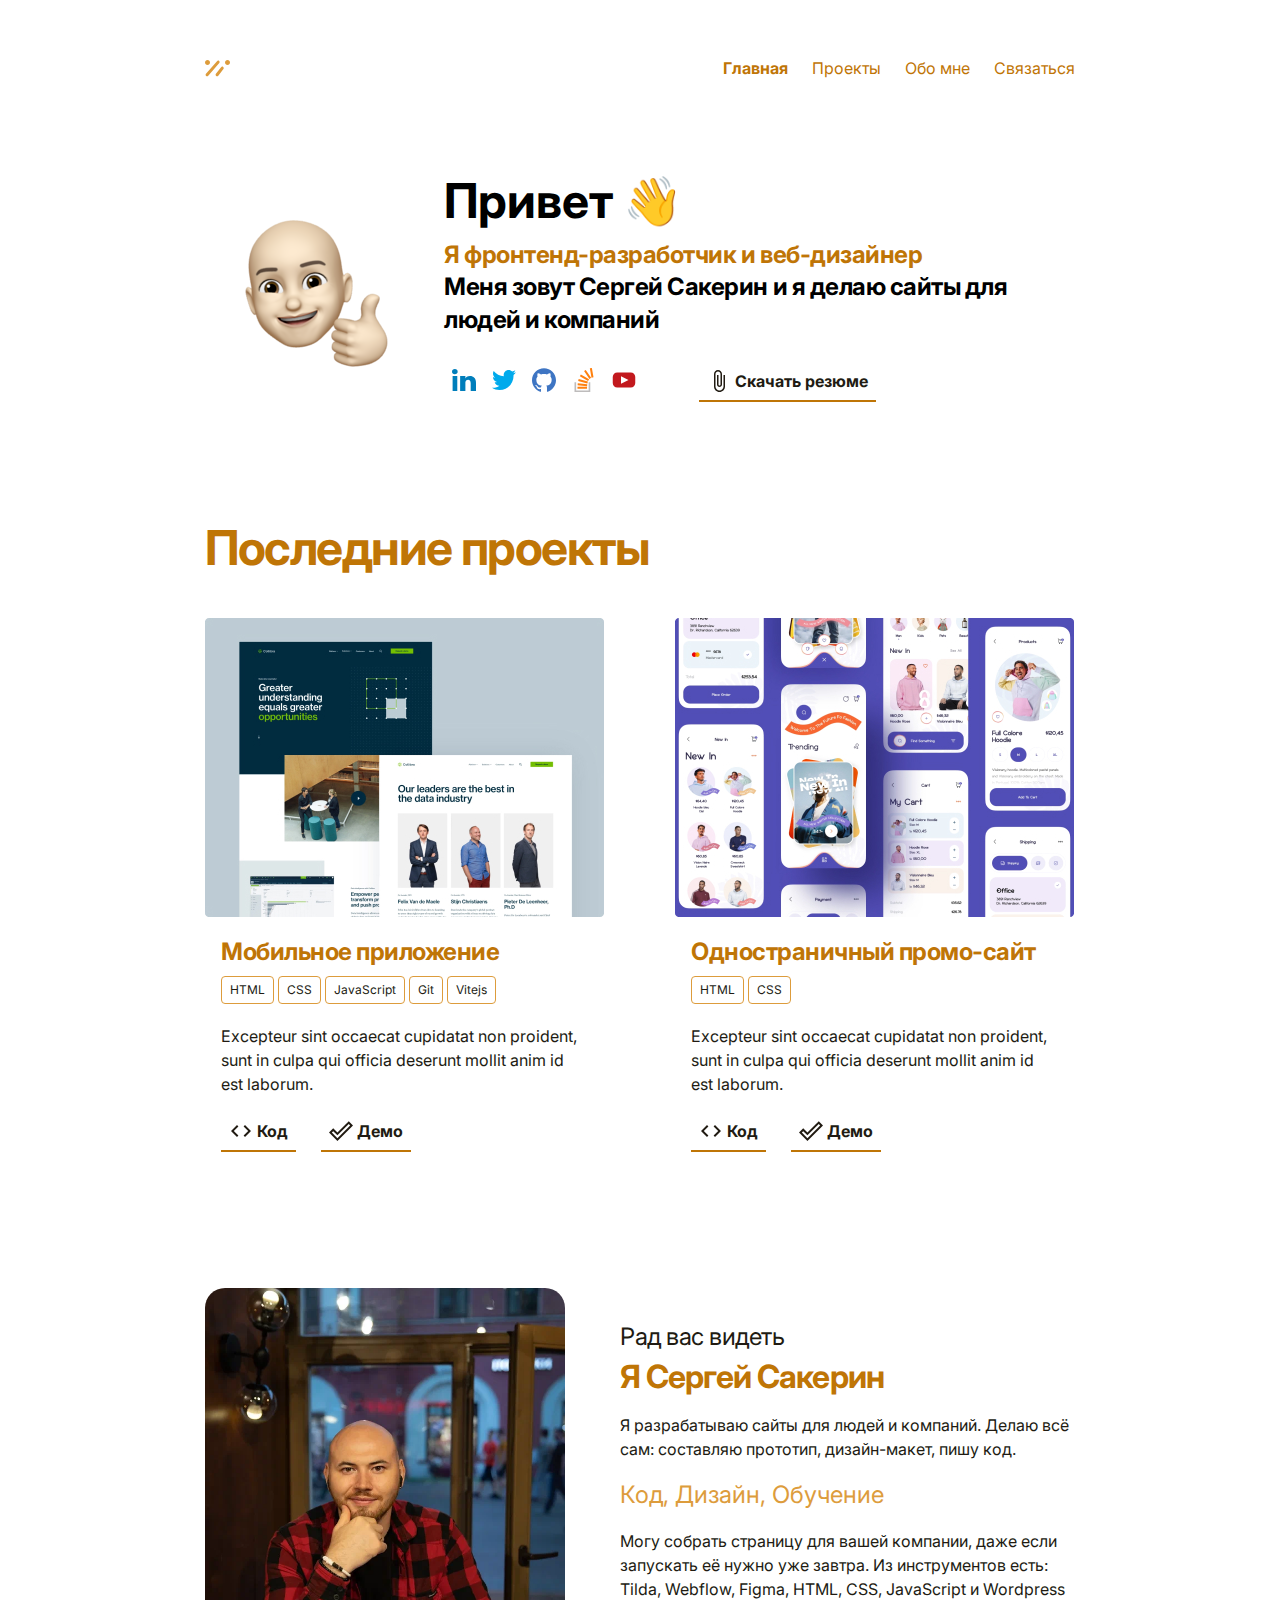
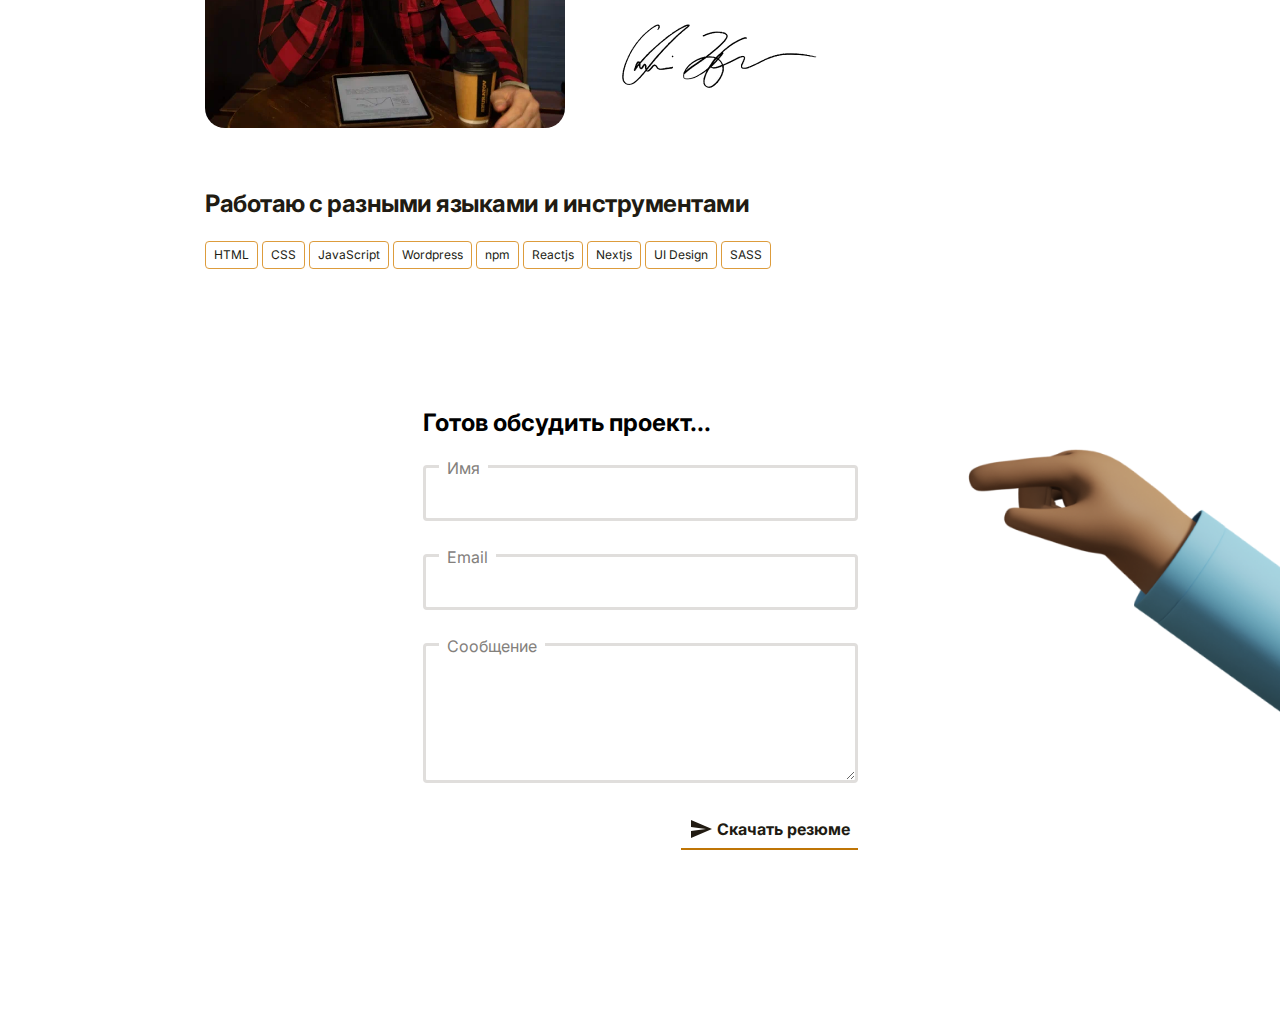
<file: index.html>
<!DOCTYPE html>
<html lang="ru">
   <head>
      <meta charset="UTF-8" />
      <meta http-equiv="X-UA-Compatible" content="IE=edge" />
      <meta name="viewport" content="width=device-width, initial-scale=1.0" />
      <title>Сергей Сакерин - веб-разработчик</title>
      <link rel="stylesheet" href="css\normalize.css" />
      <link rel="stylesheet" href="css\style.css" />
      <link rel="preconnect" href="https://fonts.googleapis.com" />
      <link rel="preconnect" href="https://fonts.gstatic.com" crossorigin />
      <link href="https://fonts.googleapis.com/css2?family=Inter:wght@400;700&display=swap" rel="stylesheet" />
   </head>
   <body>
      <div class="navbar container">
         <img src="images/logo.svg" alt="Logo" />
         <nav class="navigation">
            <ul class="nav-list">
               <li class="nav-item">
                  <a href="#main" class="nav-link active">Главная</a>
               </li>
               <li class="nav-item">
                  <a href="#portfolio" class="nav-link">Проекты</a>
               </li>
               <li class="nav-item">
                  <a href="#developer" class="nav-link">Обо мне</a>
               </li>
               <li class="nav-item">
                  <a href="#feedback" class="nav-link">Связаться</a>
               </li>
            </ul>
         </nav>
      </div>
      <!-- /.navbar -->
      <header class="header container" id="main">
         <img src="images/avatar.png" alt="Сергей Сакерин" class="header-photo" />
         <!-- /.header-photo -->
         <div class="header-text">
            <strong class="header-strong">Привет 👋</strong>
            <h1 class="header-heading">
               <span class="header-primary">Я фронтенд-разработчик и веб-дизайнер</span> <br />
               Меня зовут Cергей Сакерин и я делаю сайты для людей и компаний
            </h1>
            <div class="header-links">
               <ul class="social-list">
                  <li class="social-item">
                     <a href="" class="social-link"
                        ><img src="images/icons/linkedin.svg" alt="linkedin" class="social-logo"
                     /></a>
                  </li>
                  <li class="social-item">
                     <a href="" class="social-link"
                        ><img src="images/icons/twitter.svg" alt="twitter" class="social-logo"
                     /></a>
                  </li>
                  <li class="social-item">
                     <a href="" class="social-link"
                        ><img src="images/icons/github.svg" alt="github" class="social-logo"
                     /></a>
                  </li>
                  <li class="social-item">
                     <a href="" class="social-link"
                        ><img src="images/icons/stackoverflow.svg" alt="stackoverflow" class="social-logo"
                     /></a>
                  </li>
                  <li class="social-item">
                     <a href="" class="social-link"
                        ><img src="images/icons/youtube.svg" alt="youtube" class="social-logo"
                     /></a>
                  </li>
               </ul>
               <a href="" class="cv-download" download>
                  <img src="images/icons/download.svg" alt="download-icon" class="cv-icon" />
                  <span class="cv-text">Скачать резюме</span>
               </a>
            </div>
            <!-- /.header-links -->
         </div>
         <!-- /.header-text -->
      </header>
      <!-- /.header -->
      <section class="portfolio" id="portfolio">
         <div class="container">
            <h2 class="section-heading">Последние проекты</h2>
            <div class="cards">
               <div class="card">
                  <img src="images/portfolio/image 01.jpg" alt="Мобильное приложение" class="card-image" />
                  <div class="card-text-wrapper">
                     <h3 class="card-title">Мобильное приложение</h3>
                     <ul class="tags">
                        <li class="tags-item"><a href="" class="tag">HTML</a></li>
                        <li class="tags-item"><a href="" class="tag">CSS</a></li>
                        <li class="tags-item"><a href="" class="tag">JavaScript</a></li>
                        <li class="tags-item"><a href="" class="tag">Git</a></li>
                        <li class="tags-item"><a href="" class="tag">Vitejs</a></li>
                     </ul>
                     <p class="card-text">
                        Excepteur sint occaecat cupidatat non proident, sunt in culpa qui officia deserunt mollit
                        anim id est laborum.
                     </p>
                     <div class="card-buttons">
                        <a href="" class="card-button">
                           <img src="images/icons/code.svg" alt="code icon" class="card-button-icon" />
                           <span class="card-button-text">Код</span>
                        </a>
                        <a href="" class="card-button">
                           <img src="images/icons/check.svg" alt="check icon" class="card-button-icon" />
                           <span class="card-button-text">Демо</span>
                        </a>
                     </div>
                  </div>
                  <!-- /.card-text-wrapper -->
               </div>
               <!-- /.card -->
               <div class="card">
                  <img src="images/portfolio/image 02.jpg" alt="Одностраничный промо-сайт" class="card-image" />
                  <div class="card-text-wrapper">
                     <h3 class="card-title">Одностраничный промо-сайт</h3>
                     <ul class="tags">
                        <li class="tags-item"><a href="" class="tag">HTML</a></li>
                        <li class="tags-item"><a href="" class="tag">CSS</a></li>
                     </ul>
                     <p class="card-text">
                        Excepteur sint occaecat cupidatat non proident, sunt in culpa qui officia deserunt mollit
                        anim id est laborum.
                     </p>
                     <div class="card-buttons">
                        <a href="" class="card-button">
                           <img src="images/icons/code.svg" alt="code icon" class="card-button-icon" />
                           <span class="card-button-text">Код</span>
                        </a>
                        <a href="" class="card-button">
                           <img src="images/icons/check.svg" alt="check icon" class="card-button-icon" />
                           <span class="card-button-text">Демо</span>
                        </a>
                     </div>
                  </div>
                  <!-- /.card-text-wrapper -->
               </div>
               <!-- /.card -->
            </div>
            <!-- /.cards -->
         </div>
      </section>
      <!-- /.portfolio -->
      <section class="developer container" id="developer">
         <img src="images/developer-photo.png" alt="Сергей Сакерин" class="developer-photo" />
         <div class="developer-about">
            <span class="developer-hello">Рад вас видеть</span>
            <h2 class="developer-title">Я Сергей Сакерин</h2>
            <p class="developer-text">
               Я разрабатываю сайты для людей и компаний. Делаю всё сам: составляю прототип, дизайн-макет, пишу
               код.
            </p>
            <span class="motto">Код, Дизайн, Обучение</span>
            <p class="developer-text">
               Могу собрать страницу для вашей компании, даже если запускать её нужно уже завтра. Из инструментов
               есть: Tilda, Webflow, Figma, HTML, CSS, JavaScript и Wordpress
            </p>
            <img src="images/developer-sign.png" alt="Подпись: Сергей Сакерин" class="developer-sign" />
         </div>
         <!-- /.developer-about -->
      </section>
      <!-- /.developer container -->
      <section class="skills container" id="skills">
         <h2 class="skills-title">Работаю с разными языками и инструментами</h2>
         <ul class="tags">
            <li class="tags-item"><a href="" class="tag">HTML</a></li>
            <li class="tags-item"><a href="" class="tag">CSS</a></li>
            <li class="tags-item"><a href="" class="tag">JavaScript</a></li>
            <li class="tags-item"><a href="" class="tag">Wordpress</a></li>
            <li class="tags-item"><a href="" class="tag">npm</a></li>
            <li class="tags-item"><a href="" class="tag">Reactjs</a></li>
            <li class="tags-item"><a href="" class="tag">Nextjs</a></li>
            <li class="tags-item"><a href="" class="tag">UI Design</a></li>
            <li class="tags-item"><a href="" class="tag">SASS</a></li>
         </ul>
      </section>
      <!-- /.skills -->
      <section class="feedback" id="feedback">
         <img src="images/hand.png" alt="hand" class="feedback-hand" />
         <div class="form-container">
            <h2 class="feedback-title">Готов обсудить проект...</h2>
            <form action="" class="form">
               <div class="input-group">
                  <label for="userName" class="input-label">Имя</label>
                  <input id="userName" type="text" class="input" />
               </div>
               <!-- /.input-group -->
               <div class="input-group">
                  <label for="userEmail" class="input-label">Email</label>
                  <input id="userEmail" type="text" class="input" />
               </div>
               <!-- /.input-group -->
               <div class="input-group">
                  <label for="userMessage" class="input-label">Сообщение</label>
                  <textarea id="userMessage" cols="30" rows="10" class="input textarea"></textarea>
               </div>
               <!-- /.input-group -->
               <div class="button-group">
                  <button type="submit" class="submit-button">
                     <img src="images/icons/send.svg" alt="send-icon" class="cv-icon" />
                     <span class="cv-text">Скачать резюме</span>
                  </button>
               </div>
            </form>
         </div>
      </section>
      <!-- /.feedback -->
   </body>
</html>
</file>
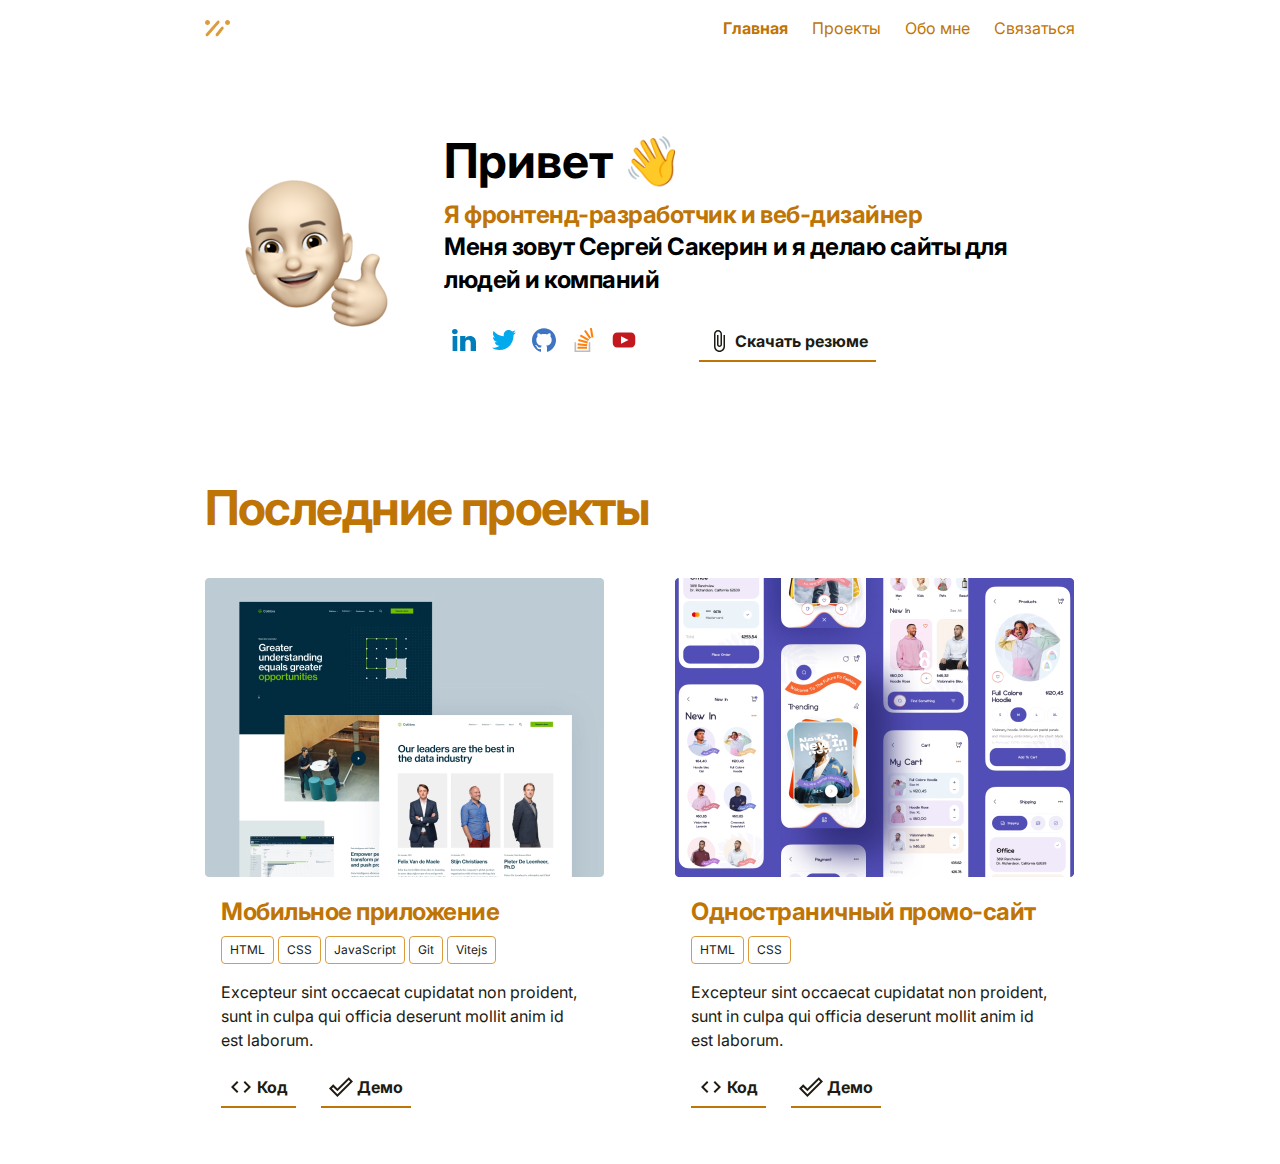
<file: images/portfolio/index.html>
<!DOCTYPE html>
<html lang="ru">
   <head>
      <meta charset="UTF-8" />
      <meta http-equiv="X-UA-Compatible" content="IE=edge" />
      <meta name="viewport" content="width=device-width, initial-scale=1.0" />
      <title>Сергей Сакерин - веб-разработчик</title>
      <link rel="stylesheet" href="css\normalize.css" />
      <link rel="stylesheet" href="css\style.css" />
      <link rel="preconnect" href="https://fonts.googleapis.com" />
      <link rel="preconnect" href="https://fonts.gstatic.com" crossorigin />
      <link href="https://fonts.googleapis.com/css2?family=Inter:wght@400;700&display=swap" rel="stylesheet" />
   </head>
   <body>
      <div class="navbar container">
         <img src="images/logo.svg" alt="Logo" />
         <nav class="navigation">
            <ul class="nav-list">
               <li class="nav-item">
                  <a href="" class="nav-link active">Главная</a>
               </li>
               <li class="nav-item">
                  <a href="" class="nav-link">Проекты</a>
               </li>
               <li class="nav-item">
                  <a href="" class="nav-link">Обо мне</a>
               </li>
               <li class="nav-item">
                  <a href="" class="nav-link">Связаться</a>
               </li>
            </ul>
         </nav>
      </div>
      <!-- /.navbar -->
      <header class="header container">
         <img src="images/avatar.png" alt="Сергей Сакерин" class="header-photo" />
         <!-- /.header-photo -->
         <div class="header-text">
            <strong class="header-strong">Привет 👋</strong>
            <h1 class="header-heading">
               <span class="header-primary">Я фронтенд-разработчик и веб-дизайнер</span> <br />
               Меня зовут Cергей Сакерин и я делаю сайты для людей и компаний
            </h1>
            <div class="header-links">
               <ul class="social-list">
                  <li class="social-item">
                     <a href="" class="social-link"
                        ><img src="images/icons/linkedin.svg" alt="linkedin" class="social-logo"
                     /></a>
                  </li>
                  <li class="social-item">
                     <a href="" class="social-link"
                        ><img src="images/icons/twitter.svg" alt="twitter" class="social-logo"
                     /></a>
                  </li>
                  <li class="social-item">
                     <a href="" class="social-link"
                        ><img src="images/icons/github.svg" alt="github" class="social-logo"
                     /></a>
                  </li>
                  <li class="social-item">
                     <a href="" class="social-link"
                        ><img src="images/icons/stackoverflow.svg" alt="stackoverflow" class="social-logo"
                     /></a>
                  </li>
                  <li class="social-item">
                     <a href="" class="social-link"
                        ><img src="images/icons/youtube.svg" alt="youtube" class="social-logo"
                     /></a>
                  </li>
               </ul>
               <a href="" class="cv-download" download>
                  <img src="images/icons/download.svg" alt="download-icon" class="cv-icon" />
                  <span class="cv-text">Скачать резюме</span>
               </a>
            </div>
            <!-- /.header-links -->
         </div>
         <!-- /.header-text -->
      </header>
      <!-- /.header -->
      <section class="portfolio">
         <div class="container">
            <h2 class="section-heading">Последние проекты</h2>
            <div class="cards">
               <div class="card">
                  <img src="images/portfolio/image 01.jpg" alt="Мобильное приложение" class="card-image" />
                  <div class="card-text-wrapper">
                     <h3 class="card-title">Мобильное приложение</h3>
                     <ul class="tags">
                        <li class="tags-item"><a href="" class="tag">HTML</a></li>
                        <li class="tags-item"><a href="" class="tag">CSS</a></li>
                        <li class="tags-item"><a href="" class="tag">JavaScript</a></li>
                        <li class="tags-item"><a href="" class="tag">Git</a></li>
                        <li class="tags-item"><a href="" class="tag">Vitejs</a></li>
                     </ul>
                     <p class="card-text">
                        Excepteur sint occaecat cupidatat non proident, sunt in culpa qui officia deserunt mollit
                        anim id est laborum.
                     </p>
                     <div class="card-buttons">
                        <a href="" class="card-button">
                           <img src="images/icons/code.svg" alt="code icon" class="card-button-icon" />
                           <span class="card-button-text">Код</span>
                        </a>
                        <a href="" class="card-button">
                           <img src="images/icons/check.svg" alt="check icon" class="card-button-icon" />
                           <span class="card-button-text">Демо</span>
                        </a>
                     </div>
                  </div>
                  <!-- /.card-text-wrapper -->
               </div>
               <!-- /.card -->
               <div class="card">
                  <img src="images/portfolio/image 02.jpg" alt="Одностраничный промо-сайт" class="card-image" />
                  <div class="card-text-wrapper">
                     <h3 class="card-title">Одностраничный промо-сайт</h3>
                     <ul class="tags">
                        <li class="tags-item"><a href="" class="tag">HTML</a></li>
                        <li class="tags-item"><a href="" class="tag">CSS</a></li>
                     </ul>
                     <p class="card-text">
                        Excepteur sint occaecat cupidatat non proident, sunt in culpa qui officia deserunt mollit
                        anim id est laborum.
                     </p>
                     <div class="card-buttons">
                        <a href="" class="card-button">
                           <img src="images/icons/code.svg" alt="code icon" class="card-button-icon" />
                           <span class="card-button-text">Код</span>
                        </a>
                        <a href="" class="card-button">
                           <img src="images/icons/check.svg" alt="check icon" class="card-button-icon" />
                           <span class="card-button-text">Демо</span>
                        </a>
                     </div>
                  </div>
                  <!-- /.card-text-wrapper -->
               </div>
               <!-- /.card -->
            </div>
            <!-- /.cards -->
         </div>
      </section>
      <!-- /.portfolio -->
   </body>
</html>
</file>
